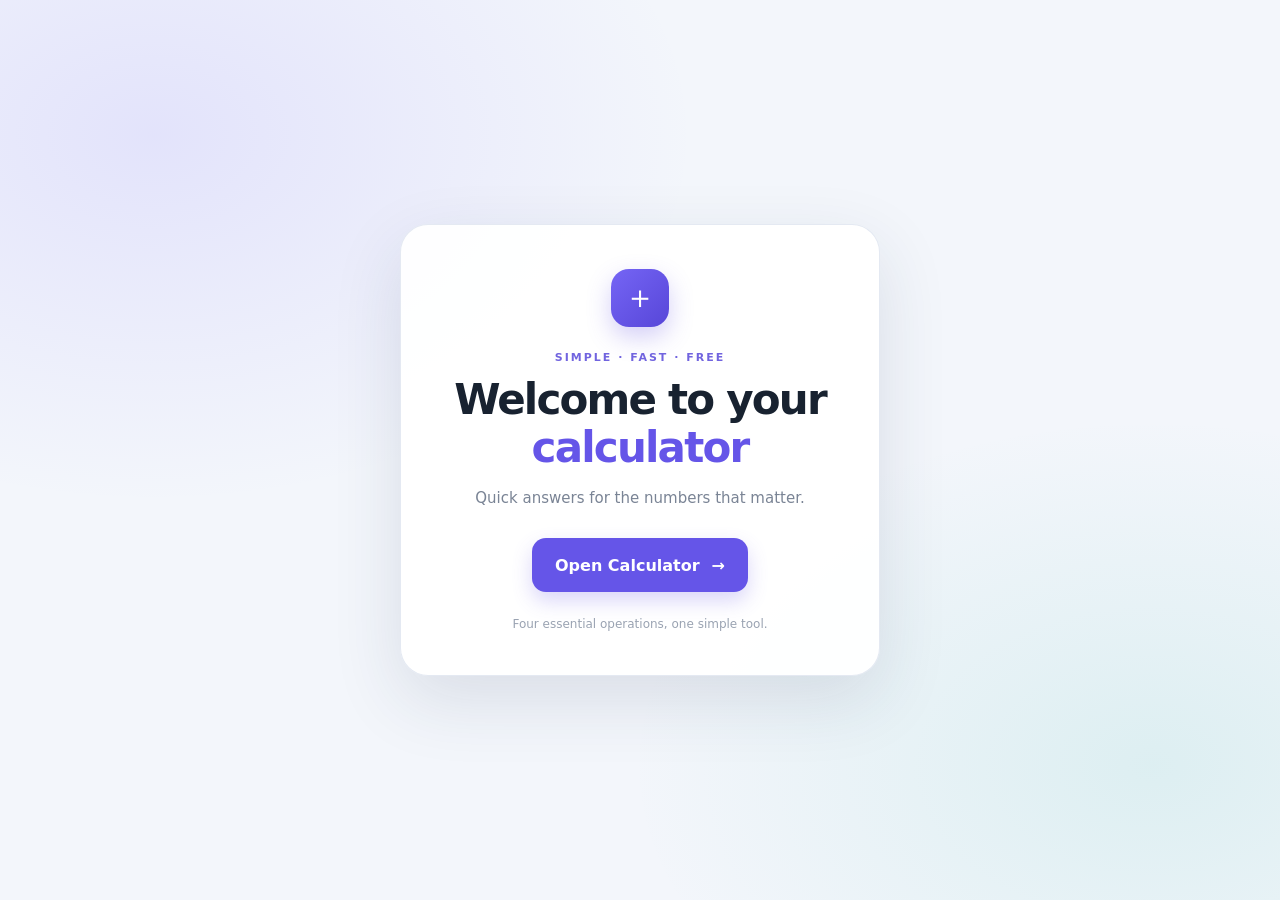
<file: index.html>
<!DOCTYPE html>
<html lang="en">
  <head>
    <meta charset="UTF-8">
    <meta name="viewport" content="width=device-width, initial-scale=1.0">
    <meta http-equiv="refresh" content="0; url=indexc.html">
    <title>Calculator</title>
  </head>
  <body>
    <p>Opening the calculator… <a href="indexc.html">Continue</a></p>
  </body>
</html>
</file>
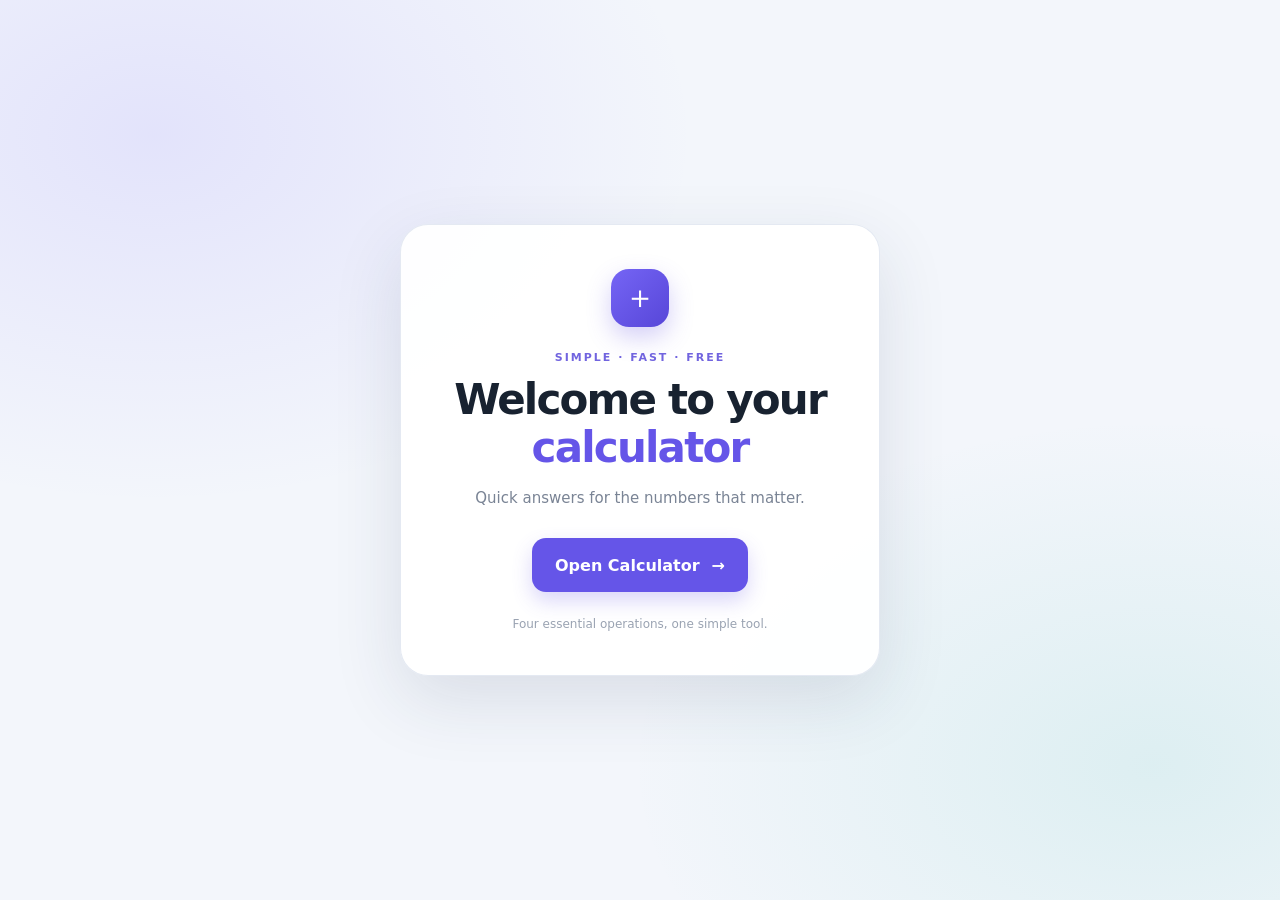
<file: calc.html>
<!DOCTYPE html>
<html lang="en">
  <head>
    <meta charset="UTF-8">
    <meta name="viewport" content="width=device-width, initial-scale=1.0">
    <title>Calculator</title>
    <link rel="stylesheet" href="stylec.css">
  </head>
  <body class="home-page">
    <main class="welcome-card">
      <div class="brand-icon" aria-hidden="true">＋</div>
      <p class="eyebrow">SIMPLE · FAST · FREE</p>
      <h1>Welcome to your<br><span>calculator</span></h1>
      <p class="intro">Quick answers for the numbers that matter.</p>
      <a class="primary-button" href="calculator-page.html">Open Calculator <span aria-hidden="true">→</span></a>
      <p class="small-note">Four essential operations, one simple tool.</p>
    </main>
  </body>
</html>
</file>
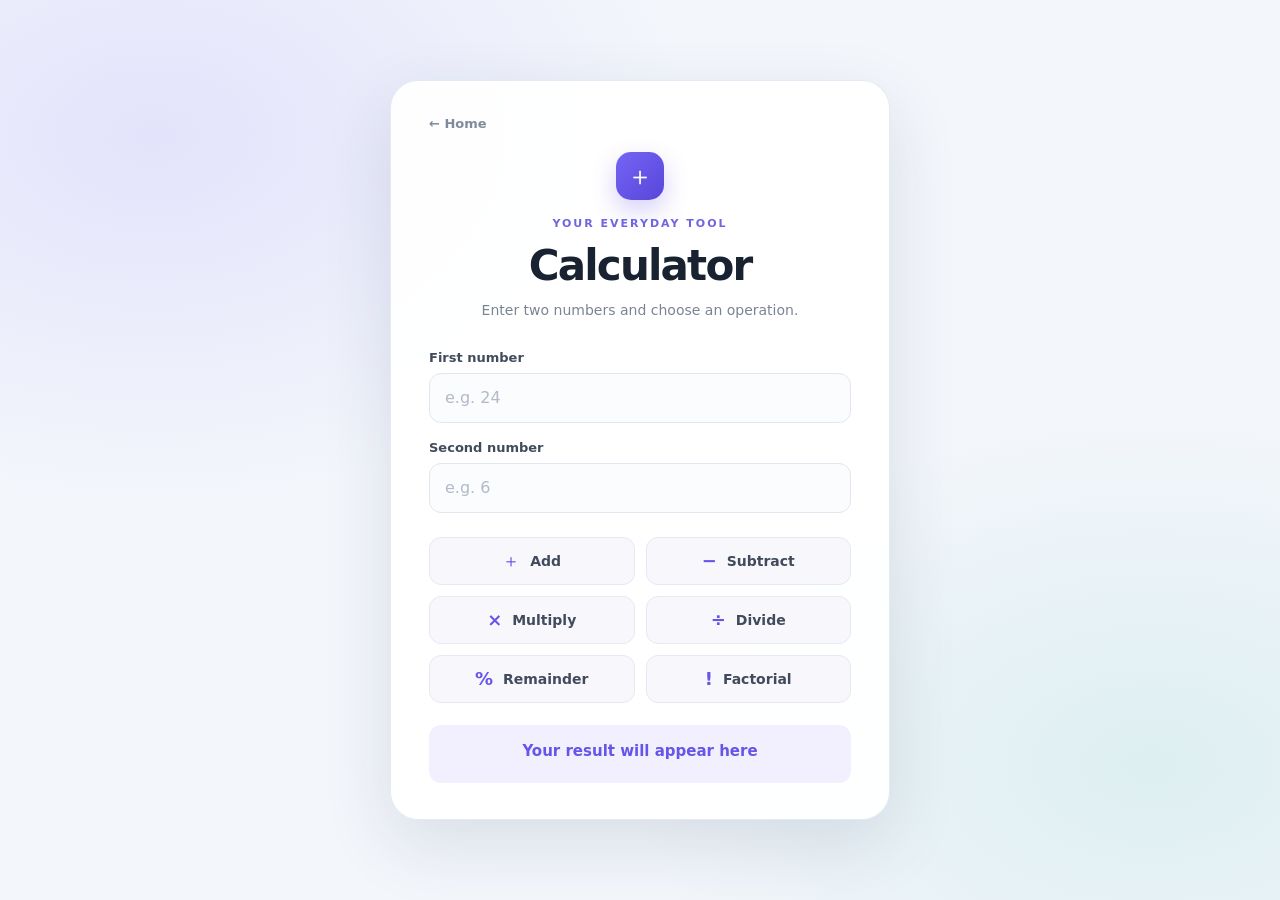
<file: calculator-page.html>
<!DOCTYPE html>
<html lang="en">
  <head>
    <meta charset="UTF-8">
    <meta name="viewport" content="width=device-width, initial-scale=1.0">
    <title>Calculator</title>
    <link rel="stylesheet" href="stylec.css">
  </head>
  <body class="calculator-page">
    <main class="calculator-card">
      <a class="back-link" href="indexc.html">← Home</a>
      <div class="calculator-heading">
        <div class="brand-icon small-icon" aria-hidden="true">＋</div>
        <p class="eyebrow">YOUR EVERYDAY TOOL</p>
        <h1>Calculator</h1>
        <p class="intro">Enter two numbers and choose an operation.</p>
      </div>

      <div class="input-group">
        <label for="firstNo">First number</label>
        <input type="number" id="firstNo" placeholder="e.g. 24" step="any">
      </div>
      <div class="input-group">
        <label for="secondNo">Second number</label>
        <input type="number" id="secondNo" placeholder="e.g. 6" step="any">
      </div>

      <div class="operations" aria-label="Calculator operations">
        <button type="button" onclick="add()"><span>＋</span> Add</button>
        <button type="button" onclick="subtract()"><span>−</span> Subtract</button>
        <button type="button" onclick="multiply()"><span>×</span> Multiply</button>
        <button type="button" onclick="divide()"><span>÷</span> Divide</button>
        <button type="button" onclick="reminder()"><span>%</span> Remainder</button>
        <button type="button" onclick="factorial()"><span>!</span> Factorial</button>
      </div>

      <p id="result" class="result" aria-live="polite">Your result will appear here</p>
    </main>

    <script>
      function getNumbers() {
        const first = document.getElementById('firstNo').value;
        const second = document.getElementById('secondNo').value;

        if (first === '' || second === '') {
          document.getElementById('result').textContent = 'Enter both numbers first.';
          return null;
        }

        const numbers = [Number(first), Number(second)];
        if (!numbers.every(Number.isFinite)) {
          document.getElementById('result').textContent = 'Enter valid, finite numbers.';
          return null;
        }

        return numbers;
      }

      function showResult(value) {
        document.getElementById('result').textContent = Number.isFinite(value)
          ? 'Result: ' + value
          : 'The result is outside the supported numeric range.';
      }

      function add() {
        const numbers = getNumbers();
        if (numbers) showResult(numbers[0] + numbers[1]);
      }

      function subtract() {
        const numbers = getNumbers();
        if (numbers) showResult(numbers[0] - numbers[1]);
      }

      function multiply() {
        const numbers = getNumbers();
        if (numbers) showResult(numbers[0] * numbers[1]);
      }
      function divide() {
        const numbers = getNumbers();
        if (!numbers) return;
        if (numbers[1] === 0) {
          document.getElementById('result').textContent = 'Cannot divide by zero.';
          return;
        }
        showResult(numbers[0] / numbers[1]);
      }

      function reminder() {
        const numbers = getNumbers();
        if (!numbers) return;
        if (numbers[1] === 0) {
          document.getElementById('result').textContent = 'Cannot find a remainder with a divisor of zero.';
          return;
        }
        showResult(numbers[0] % numbers[1]);
      }

      function factorial() {
        const value = document.getElementById('firstNo').value;
        if (value === '') {
          document.getElementById('result').textContent = 'Enter the first number first.';
          return;
        }

        const number = Number(value);
        if (!Number.isFinite(number) || !Number.isInteger(number) || number < 0) {
          document.getElementById('result').textContent = 'Factorial needs a non-negative whole number.';
          return;
        }
        if (number > 170) {
          document.getElementById('result').textContent = 'Factorial is limited to 170 to keep the result finite.';
          return;
        }

        let result = 1;
        for (let i = 2; i <= number; i++) result *= i;
        document.getElementById('result').textContent = 'Result: ' + result;
      }
    </script>
  </body>
</html>
</file>
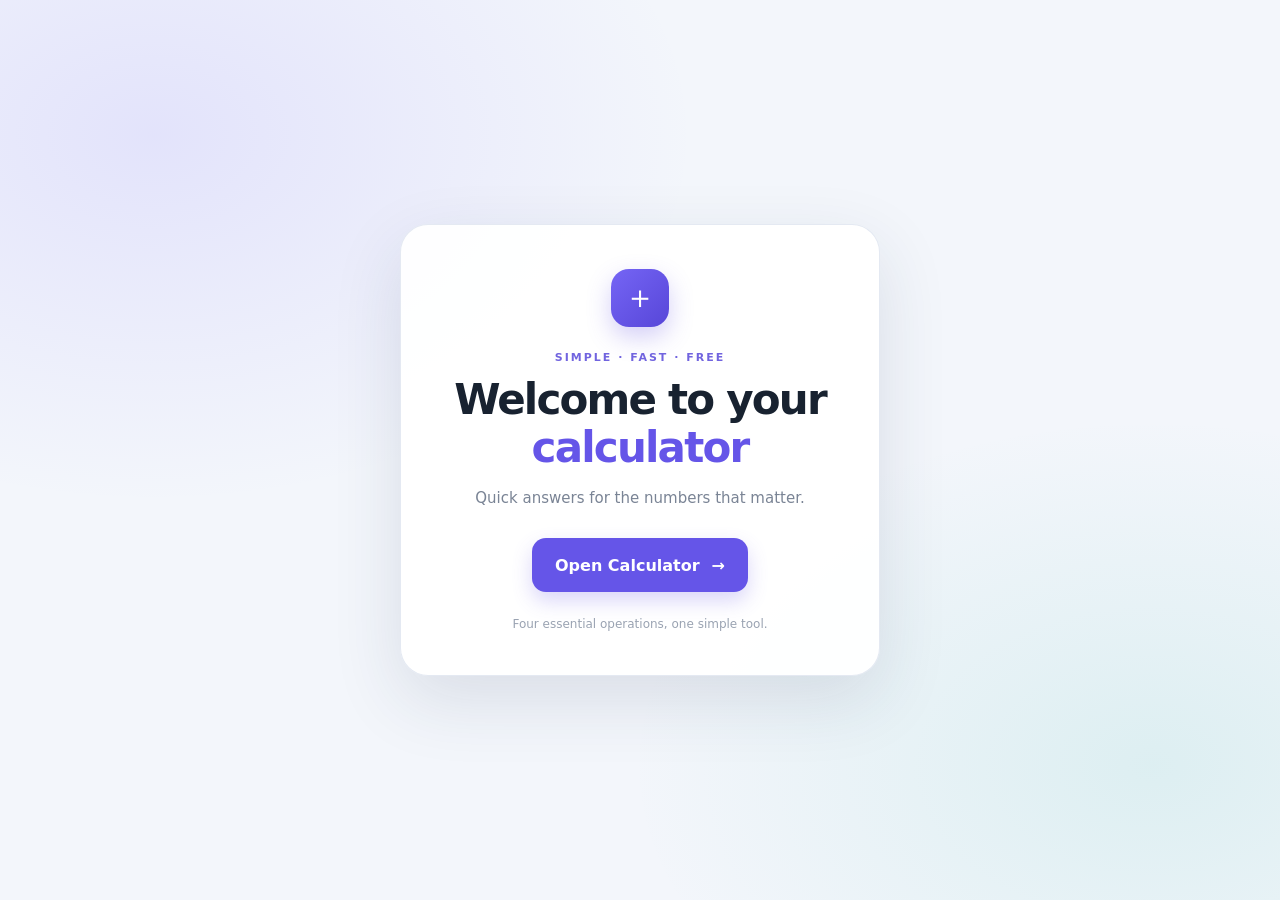
<file: indexc.html>
<!DOCTYPE html>
<html lang="en">
  <head>
    <meta name="google-site-verification" content="hbqZ65KB9CI3VqqJvh7hzdLsz3PuVLI18C7J5oO_Gi0" />
    <meta charset="UTF-8">
    <meta name="viewport" content="width=device-width, initial-scale=1.0">
    <title>Calculator</title>
    <link rel="stylesheet" href="stylec.css">
  </head>
  <body class="home-page">
    <main class="welcome-card">
      <div class="brand-icon" aria-hidden="true">＋</div>
      <p class="eyebrow">SIMPLE · FAST · FREE</p>
      <h1>Welcome to your<br><span>calculator</span></h1>
      <p class="intro">Quick answers for the numbers that matter.</p>
      <a class="primary-button" href="calculator-page.html">Open Calculator <span aria-hidden="true">→</span></a>
      <p class="small-note">Four essential operations, one simple tool.</p>
    </main>
    <script src="scriptc.js"></script>
  </body>
</html>
</file>
<file: stylec.css>
:root {
  font-family: system-ui, -apple-system, BlinkMacSystemFont, 'Segoe UI', sans-serif;
  color: #182230;
  background: #f3f6fb;
  font-synthesis: none;
}

* {
  box-sizing: border-box;
}

body {
  min-height: 100vh;
  margin: 0;
  padding: 28px;
  display: grid;
  place-items: center;
  background:
    radial-gradient(ellipse at 12% 15%, rgba(109, 91, 255, 0.12), transparent 34%),
    radial-gradient(ellipse at 90% 85%, rgba(61, 185, 173, 0.12), transparent 32%),
    #f3f6fb;
}

.home-page {
  text-align: center;
}

.welcome-card,
.calculator-card {
  width: min(100%, 480px);
  padding: 44px;
  border: 1px solid rgba(225, 231, 241, 0.9);
  border-radius: 28px;
  background: rgba(255, 255, 255, 0.94);
  box-shadow: 0 24px 70px rgba(37, 53, 83, 0.12);
}

.brand-icon {
  width: 58px;
  height: 58px;
  margin: 0 auto 24px;
  display: grid;
  place-items: center;
  border-radius: 18px;
  color: #fff;
  background: linear-gradient(135deg, #7565f5, #5746d8);
  box-shadow: 0 10px 24px rgba(99, 81, 226, 0.28);
  font-size: 32px;
  font-weight: 500;
}

.eyebrow {
  margin: 0 0 12px;
  color: #7164df;
  font-size: 11px;
  font-weight: 700;
  letter-spacing: 2px;
}

h1 {
  margin: 0;
  font-family: system-ui, -apple-system, BlinkMacSystemFont, 'Segoe UI', sans-serif;
  font-size: clamp(32px, 8vw, 42px);
  font-weight: 800;
  letter-spacing: -1.8px;
  line-height: 1.15;
}

.home-page h1 span {
  color: #6555e8;
}

.intro {
  margin: 14px 0 28px;
  color: #7a8495;
  font-size: 15px;
  line-height: 1.6;
}

.primary-button {
  min-height: 54px;
  padding: 0 23px;
  display: inline-flex;
  align-items: center;
  justify-content: center;
  gap: 12px;
  border-radius: 14px;
  color: #fff;
  background: #6555e8;
  box-shadow: 0 9px 20px rgba(101, 85, 232, 0.24);
  font-weight: 700;
  text-decoration: none;
  transition: transform 160ms ease, background 160ms ease;
}

.primary-button:hover {
  transform: translateY(-2px);
  background: #5545d1;
}

.small-note {
  margin: 25px 0 0;
  color: #9aa3b2;
  font-size: 12px;
}

.calculator-card {
  width: min(100%, 500px);
  padding: 32px 38px 36px;
}

.back-link {
  color: #818a9a;
  font-size: 13px;
  font-weight: 600;
  text-decoration: none;
}

.back-link:hover {
  color: #6555e8;
}

.calculator-heading {
  margin: 20px 0 28px;
  text-align: center;
}

.small-icon {
  width: 48px;
  height: 48px;
  margin-bottom: 17px;
  border-radius: 15px;
  font-size: 26px;
}

.calculator-heading .intro {
  margin: 9px 0 0;
  font-size: 14px;
}

.input-group {
  margin: 0 0 17px;
}

.input-group label {
  display: block;
  margin-bottom: 8px;
  color: #414b5c;
  font-size: 13px;
  font-weight: 700;
}

.input-group input {
  width: 100%;
  height: 50px;
  padding: 0 15px;
  border: 1px solid #e1e6ef;
  border-radius: 12px;
  outline: none;
  color: #182230;
  background: #fbfcfe;
  font: inherit;
  transition: border-color 160ms ease, box-shadow 160ms ease;
}

.input-group input:focus {
  border-color: #8a7df1;
  box-shadow: 0 0 0 4px rgba(101, 85, 232, 0.12);
}

.input-group input::placeholder {
  color: #b2bac7;
}

.operations {
  margin-top: 24px;
  display: grid;
  grid-template-columns: 1fr 1fr;
  gap: 11px;
}

.operations button {
  min-height: 48px;
  border: 1px solid #e7e9f2;
  border-radius: 12px;
  color: #414b5c;
  background: #f8f8fc;
  font: inherit;
  font-size: 14px;
  font-weight: 700;
  cursor: pointer;
  transition: border-color 160ms ease, color 160ms ease, background 160ms ease, transform 160ms ease;
}

.operations button span {
  margin-right: 5px;
  color: #6555e8;
  font-size: 18px;
  vertical-align: -1px;
}

.operations button:hover {
  transform: translateY(-1px);
  border-color: #c9c2fb;
  color: #5746d8;
  background: #f1efff;
}

.result {
  min-height: 58px;
  margin: 22px 0 0;
  padding: 17px;
  border-radius: 12px;
  color: #6555e8;
  background: #f2f0ff;
  font-size: 15px;
  font-weight: 700;
  text-align: center;
  overflow-wrap: anywhere;
}

@media (max-width: 520px) {
  body {
    padding: 18px;
  }

  .welcome-card,
  .calculator-card {
    padding: 30px 23px;
    border-radius: 22px;
  }
}
</file>
